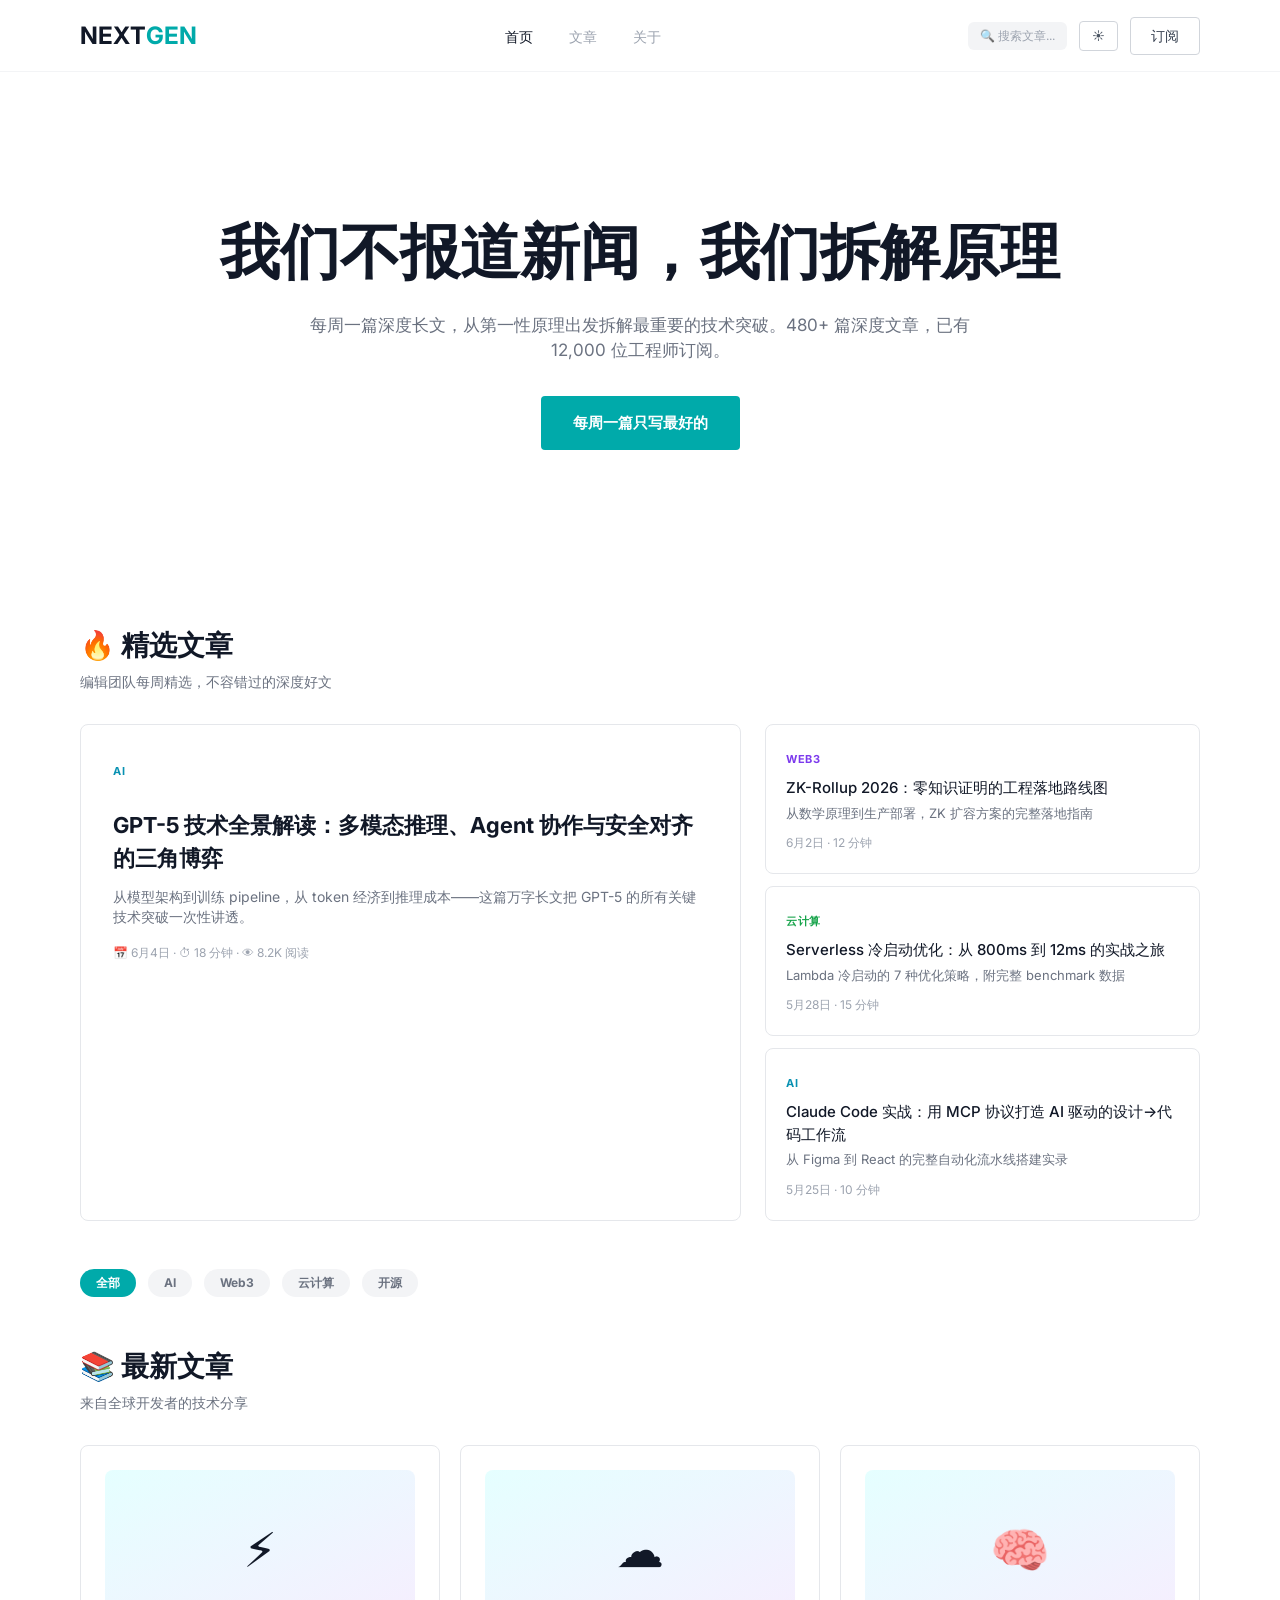
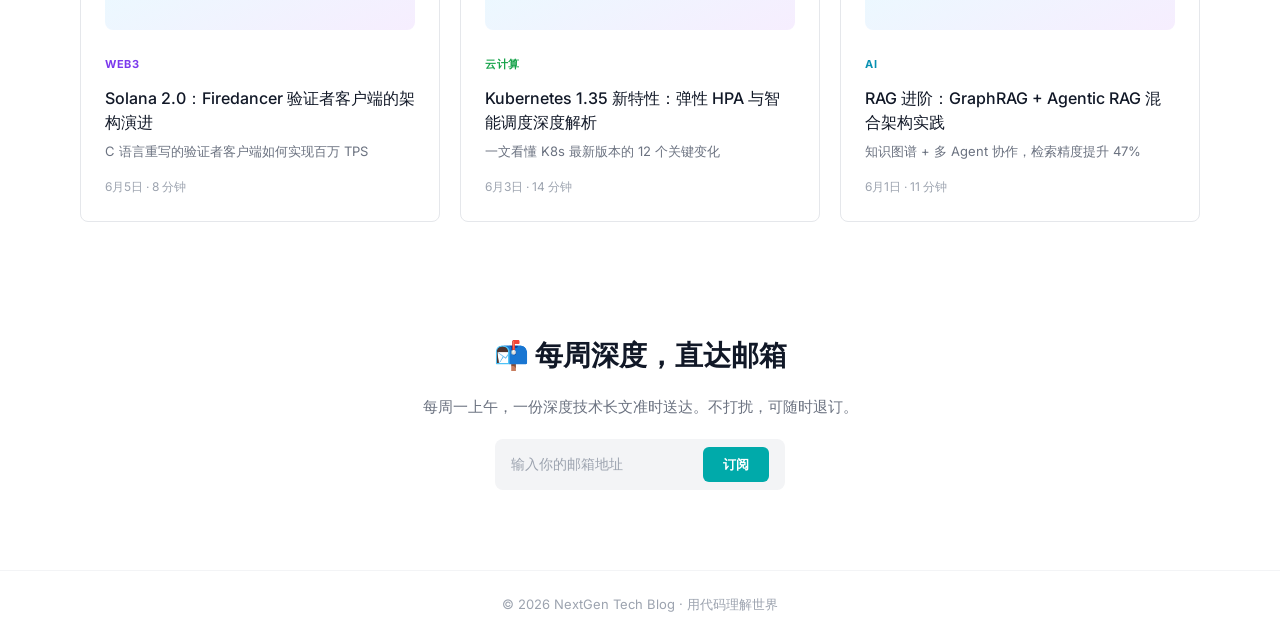
<file: index.html>
<!DOCTYPE html>
<html lang="zh-CN" class="dark">
  <head>
    <meta charset="UTF-8" />
    <meta name="viewport" content="width=device-width, initial-scale=1.0" />
    <title>NextGen — 我们不报道新闻，我们拆解原理</title>
    <meta name="description" content="每周一篇深度长文，从第一性原理出发拆解最重要的技术突破。已有 12,000 位工程师订阅。" />
    <meta property="og:title" content="NextGen — 我们不报道新闻，我们拆解原理" />
    <meta property="og:description" content="每周一篇深度长文，从第一性原理出发拆解最重要的技术突破。" />
    <meta property="og:type" content="website" />
    <meta name="twitter:card" content="summary_large_image" />
    <link rel="preconnect" href="https://fonts.googleapis.com">
    <link rel="preconnect" href="https://fonts.gstatic.com" crossorigin>
    <link href="https://fonts.googleapis.com/css2?family=Inter:wght@400;500;700;900&display=swap" rel="stylesheet">
    <script type="module" crossorigin src="./assets/index-DpX7yE9L.js"></script>
    <link rel="stylesheet" crossorigin href="./assets/index-C3B-mb39.css">
  </head>
  <body>
    <div id="root"></div>
  </body>
</html>
</file>
<file: assets/index-C3B-mb39.css>
*,:before,:after{--tw-border-spacing-x: 0;--tw-border-spacing-y: 0;--tw-translate-x: 0;--tw-translate-y: 0;--tw-rotate: 0;--tw-skew-x: 0;--tw-skew-y: 0;--tw-scale-x: 1;--tw-scale-y: 1;--tw-pan-x: ;--tw-pan-y: ;--tw-pinch-zoom: ;--tw-scroll-snap-strictness: proximity;--tw-gradient-from-position: ;--tw-gradient-via-position: ;--tw-gradient-to-position: ;--tw-ordinal: ;--tw-slashed-zero: ;--tw-numeric-figure: ;--tw-numeric-spacing: ;--tw-numeric-fraction: ;--tw-ring-inset: ;--tw-ring-offset-width: 0px;--tw-ring-offset-color: #fff;--tw-ring-color: rgb(59 130 246 / .5);--tw-ring-offset-shadow: 0 0 #0000;--tw-ring-shadow: 0 0 #0000;--tw-shadow: 0 0 #0000;--tw-shadow-colored: 0 0 #0000;--tw-blur: ;--tw-brightness: ;--tw-contrast: ;--tw-grayscale: ;--tw-hue-rotate: ;--tw-invert: ;--tw-saturate: ;--tw-sepia: ;--tw-drop-shadow: ;--tw-backdrop-blur: ;--tw-backdrop-brightness: ;--tw-backdrop-contrast: ;--tw-backdrop-grayscale: ;--tw-backdrop-hue-rotate: ;--tw-backdrop-invert: ;--tw-backdrop-opacity: ;--tw-backdrop-saturate: ;--tw-backdrop-sepia: ;--tw-contain-size: ;--tw-contain-layout: ;--tw-contain-paint: ;--tw-contain-style: }::backdrop{--tw-border-spacing-x: 0;--tw-border-spacing-y: 0;--tw-translate-x: 0;--tw-translate-y: 0;--tw-rotate: 0;--tw-skew-x: 0;--tw-skew-y: 0;--tw-scale-x: 1;--tw-scale-y: 1;--tw-pan-x: ;--tw-pan-y: ;--tw-pinch-zoom: ;--tw-scroll-snap-strictness: proximity;--tw-gradient-from-position: ;--tw-gradient-via-position: ;--tw-gradient-to-position: ;--tw-ordinal: ;--tw-slashed-zero: ;--tw-numeric-figure: ;--tw-numeric-spacing: ;--tw-numeric-fraction: ;--tw-ring-inset: ;--tw-ring-offset-width: 0px;--tw-ring-offset-color: #fff;--tw-ring-color: rgb(59 130 246 / .5);--tw-ring-offset-shadow: 0 0 #0000;--tw-ring-shadow: 0 0 #0000;--tw-shadow: 0 0 #0000;--tw-shadow-colored: 0 0 #0000;--tw-blur: ;--tw-brightness: ;--tw-contrast: ;--tw-grayscale: ;--tw-hue-rotate: ;--tw-invert: ;--tw-saturate: ;--tw-sepia: ;--tw-drop-shadow: ;--tw-backdrop-blur: ;--tw-backdrop-brightness: ;--tw-backdrop-contrast: ;--tw-backdrop-grayscale: ;--tw-backdrop-hue-rotate: ;--tw-backdrop-invert: ;--tw-backdrop-opacity: ;--tw-backdrop-saturate: ;--tw-backdrop-sepia: ;--tw-contain-size: ;--tw-contain-layout: ;--tw-contain-paint: ;--tw-contain-style: }*,:before,:after{box-sizing:border-box;border-width:0;border-style:solid;border-color:#e5e7eb}:before,:after{--tw-content: ""}html,:host{line-height:1.5;-webkit-text-size-adjust:100%;-moz-tab-size:4;-o-tab-size:4;tab-size:4;font-family:Inter,system-ui,sans-serif;font-feature-settings:normal;font-variation-settings:normal;-webkit-tap-highlight-color:transparent}body{margin:0;line-height:inherit}hr{height:0;color:inherit;border-top-width:1px}abbr:where([title]){-webkit-text-decoration:underline dotted;text-decoration:underline dotted}h1,h2,h3,h4,h5,h6{font-size:inherit;font-weight:inherit}a{color:inherit;text-decoration:inherit}b,strong{font-weight:bolder}code,kbd,samp,pre{font-family:ui-monospace,SFMono-Regular,Menlo,Monaco,Consolas,Liberation Mono,Courier New,monospace;font-feature-settings:normal;font-variation-settings:normal;font-size:1em}small{font-size:80%}sub,sup{font-size:75%;line-height:0;position:relative;vertical-align:baseline}sub{bottom:-.25em}sup{top:-.5em}table{text-indent:0;border-color:inherit;border-collapse:collapse}button,input,optgroup,select,textarea{font-family:inherit;font-feature-settings:inherit;font-variation-settings:inherit;font-size:100%;font-weight:inherit;line-height:inherit;letter-spacing:inherit;color:inherit;margin:0;padding:0}button,select{text-transform:none}button,input:where([type=button]),input:where([type=reset]),input:where([type=submit]){-webkit-appearance:button;background-color:transparent;background-image:none}:-moz-focusring{outline:auto}:-moz-ui-invalid{box-shadow:none}progress{vertical-align:baseline}::-webkit-inner-spin-button,::-webkit-outer-spin-button{height:auto}[type=search]{-webkit-appearance:textfield;outline-offset:-2px}::-webkit-search-decoration{-webkit-appearance:none}::-webkit-file-upload-button{-webkit-appearance:button;font:inherit}summary{display:list-item}blockquote,dl,dd,h1,h2,h3,h4,h5,h6,hr,figure,p,pre{margin:0}fieldset{margin:0;padding:0}legend{padding:0}ol,ul,menu{list-style:none;margin:0;padding:0}dialog{padding:0}textarea{resize:vertical}input::-moz-placeholder,textarea::-moz-placeholder{opacity:1;color:#9ca3af}input::placeholder,textarea::placeholder{opacity:1;color:#9ca3af}button,[role=button]{cursor:pointer}:disabled{cursor:default}img,svg,video,canvas,audio,iframe,embed,object{display:block;vertical-align:middle}img,video{max-width:100%;height:auto}[hidden]:where(:not([hidden=until-found])){display:none}.z-10{z-index:10}.mx-auto{margin-left:auto;margin-right:auto}.mb-1{margin-bottom:.25rem}.mb-1\.5{margin-bottom:.375rem}.mb-12{margin-bottom:3rem}.mb-2{margin-bottom:.5rem}.mb-3{margin-bottom:.75rem}.mb-4{margin-bottom:1rem}.mb-5{margin-bottom:1.25rem}.mb-6{margin-bottom:1.5rem}.mb-8{margin-bottom:2rem}.mt-1{margin-top:.25rem}.mt-1\.5{margin-top:.375rem}.mt-2{margin-top:.5rem}.mt-3{margin-top:.75rem}.mt-7{margin-top:1.75rem}.inline-block{display:inline-block}.flex{display:flex}.grid{display:grid}.hidden{display:none}.h-\[160px\]{height:160px}.h-\[72px\]{height:72px}.min-h-screen{min-height:100vh}.w-\[180px\]{width:180px}.w-\[435px\]{width:435px}.w-full{width:100%}.max-w-\[500px\]{max-width:500px}.max-w-\[693px\]{max-width:693px}.max-w-\[720px\]{max-width:720px}.max-w-\[840px\]{max-width:840px}.max-w-\[892px\]{max-width:892px}.max-w-none{max-width:none}.flex-1{flex:1 1 0%}.cursor-pointer{cursor:pointer}.grid-cols-3{grid-template-columns:repeat(3,minmax(0,1fr))}.flex-col{flex-direction:column}.flex-wrap{flex-wrap:wrap}.items-center{align-items:center}.justify-center{justify-content:center}.justify-between{justify-content:space-between}.gap-0{gap:0px}.gap-3{gap:.75rem}.gap-4{gap:1rem}.gap-5{gap:1.25rem}.gap-6{gap:1.5rem}.gap-8{gap:2rem}.gap-9{gap:2.25rem}.rounded{border-radius:.25rem}.rounded-full{border-radius:9999px}.rounded-lg{border-radius:.5rem}.rounded-md{border-radius:.375rem}.rounded-xl{border-radius:.75rem}.border{border-width:1px}.border-0{border-width:0px}.border-b{border-bottom-width:1px}.border-t{border-top-width:1px}.border-gray-100{--tw-border-opacity: 1;border-color:rgb(243 244 246 / var(--tw-border-opacity, 1))}.border-gray-200{--tw-border-opacity: 1;border-color:rgb(229 231 235 / var(--tw-border-opacity, 1))}.border-gray-300{--tw-border-opacity: 1;border-color:rgb(209 213 219 / var(--tw-border-opacity, 1))}.bg-\[\#00aaaa\]{--tw-bg-opacity: 1;background-color:rgb(0 170 170 / var(--tw-bg-opacity, 1))}.bg-gray-100{--tw-bg-opacity: 1;background-color:rgb(243 244 246 / var(--tw-bg-opacity, 1))}.bg-gray-50{--tw-bg-opacity: 1;background-color:rgb(249 250 251 / var(--tw-bg-opacity, 1))}.bg-transparent{background-color:transparent}.bg-white{--tw-bg-opacity: 1;background-color:rgb(255 255 255 / var(--tw-bg-opacity, 1))}.bg-gradient-to-br{background-image:linear-gradient(to bottom right,var(--tw-gradient-stops))}.from-\[\#0ff\]\/10{--tw-gradient-from: rgb(0 255 255 / .1) var(--tw-gradient-from-position);--tw-gradient-to: rgb(0 255 255 / 0) var(--tw-gradient-to-position);--tw-gradient-stops: var(--tw-gradient-from), var(--tw-gradient-to)}.to-\[\#a855f7\]\/10{--tw-gradient-to: rgb(168 85 247 / .1) var(--tw-gradient-to-position)}.p-5{padding:1.25rem}.p-6{padding:1.5rem}.p-8{padding:2rem}.px-20{padding-left:5rem;padding-right:5rem}.px-3{padding-left:.75rem;padding-right:.75rem}.px-4{padding-left:1rem;padding-right:1rem}.px-5{padding-left:1.25rem;padding-right:1.25rem}.px-8{padding-left:2rem;padding-right:2rem}.py-1\.5{padding-top:.375rem;padding-bottom:.375rem}.py-10{padding-top:2.5rem;padding-bottom:2.5rem}.py-16{padding-top:4rem;padding-bottom:4rem}.py-2{padding-top:.5rem;padding-bottom:.5rem}.py-4{padding-top:1rem;padding-bottom:1rem}.py-6{padding-top:1.5rem;padding-bottom:1.5rem}.py-8{padding-top:2rem;padding-bottom:2rem}.pb-8{padding-bottom:2rem}.text-center{text-align:center}.text-2xl{font-size:1.5rem;line-height:2rem}.text-\[11px\]{font-size:11px}.text-\[13px\]{font-size:13px}.text-\[15px\]{font-size:15px}.text-\[17px\]{font-size:17px}.text-\[22px\]{font-size:22px}.text-\[28px\]{font-size:28px}.text-\[36px\]{font-size:36px}.text-\[48px\]{font-size:48px}.text-\[60px\]{font-size:60px}.text-base{font-size:1rem;line-height:1.5rem}.text-lg{font-size:1.125rem;line-height:1.75rem}.text-sm{font-size:.875rem;line-height:1.25rem}.text-xs{font-size:.75rem;line-height:1rem}.font-bold{font-weight:700}.font-medium{font-weight:500}.uppercase{text-transform:uppercase}.leading-\[1\.85\]{line-height:1.85}.leading-relaxed{line-height:1.625}.leading-tight{line-height:1.25}.tracking-wider{letter-spacing:.05em}.text-\[\#00aaaa\]{--tw-text-opacity: 1;color:rgb(0 170 170 / var(--tw-text-opacity, 1))}.text-\[\#00ffff\]{--tw-text-opacity: 1;color:rgb(0 255 255 / var(--tw-text-opacity, 1))}.text-\[\#0891b2\]{--tw-text-opacity: 1;color:rgb(8 145 178 / var(--tw-text-opacity, 1))}.text-\[\#16a34a\]{--tw-text-opacity: 1;color:rgb(22 163 74 / var(--tw-text-opacity, 1))}.text-\[\#7c3aed\]{--tw-text-opacity: 1;color:rgb(124 58 237 / var(--tw-text-opacity, 1))}.text-gray-400{--tw-text-opacity: 1;color:rgb(156 163 175 / var(--tw-text-opacity, 1))}.text-gray-500{--tw-text-opacity: 1;color:rgb(107 114 128 / var(--tw-text-opacity, 1))}.text-gray-600{--tw-text-opacity: 1;color:rgb(75 85 99 / var(--tw-text-opacity, 1))}.text-gray-700{--tw-text-opacity: 1;color:rgb(55 65 81 / var(--tw-text-opacity, 1))}.text-gray-900{--tw-text-opacity: 1;color:rgb(17 24 39 / var(--tw-text-opacity, 1))}.text-white{--tw-text-opacity: 1;color:rgb(255 255 255 / var(--tw-text-opacity, 1))}.placeholder-gray-400::-moz-placeholder{--tw-placeholder-opacity: 1;color:rgb(156 163 175 / var(--tw-placeholder-opacity, 1))}.placeholder-gray-400::placeholder{--tw-placeholder-opacity: 1;color:rgb(156 163 175 / var(--tw-placeholder-opacity, 1))}.outline-none{outline:2px solid transparent;outline-offset:2px}.transition-all{transition-property:all;transition-timing-function:cubic-bezier(.4,0,.2,1);transition-duration:.15s}.transition-colors{transition-property:color,background-color,border-color,text-decoration-color,fill,stroke;transition-timing-function:cubic-bezier(.4,0,.2,1);transition-duration:.15s}body{margin:0;-webkit-font-smoothing:antialiased;-moz-osx-font-smoothing:grayscale}.hover\:border-\[\#00ffff\]\/30:hover{border-color:#00ffff4d}.hover\:bg-\[\#009999\]:hover{--tw-bg-opacity: 1;background-color:rgb(0 153 153 / var(--tw-bg-opacity, 1))}.hover\:bg-gray-100:hover{--tw-bg-opacity: 1;background-color:rgb(243 244 246 / var(--tw-bg-opacity, 1))}.hover\:bg-gray-200:hover{--tw-bg-opacity: 1;background-color:rgb(229 231 235 / var(--tw-bg-opacity, 1))}.hover\:text-gray-900:hover{--tw-text-opacity: 1;color:rgb(17 24 39 / var(--tw-text-opacity, 1))}.focus-visible\:outline-2:focus-visible{outline-width:2px}.focus-visible\:outline-offset-2:focus-visible{outline-offset:2px}.focus-visible\:outline-offset-4:focus-visible{outline-offset:4px}.focus-visible\:outline-\[\#00ffff\]:focus-visible{outline-color:#0ff}.active\:scale-\[0\.97\]:active{--tw-scale-x: .97;--tw-scale-y: .97;transform:translate(var(--tw-translate-x),var(--tw-translate-y)) rotate(var(--tw-rotate)) skew(var(--tw-skew-x)) skewY(var(--tw-skew-y)) scaleX(var(--tw-scale-x)) scaleY(var(--tw-scale-y))}.active\:bg-\[\#008888\]:active{--tw-bg-opacity: 1;background-color:rgb(0 136 136 / var(--tw-bg-opacity, 1))}@media(min-width:1024px){.lg\:flex{display:flex}.lg\:px-0{padding-left:0;padding-right:0}.lg\:px-20{padding-left:5rem;padding-right:5rem}.lg\:text-\[48px\]{font-size:48px}}@media(prefers-color-scheme:dark){.dark\:border-\[\#1a1a2e\]{--tw-border-opacity: 1;border-color:rgb(26 26 46 / var(--tw-border-opacity, 1))}.dark\:border-gray-600{--tw-border-opacity: 1;border-color:rgb(75 85 99 / var(--tw-border-opacity, 1))}.dark\:border-transparent{border-color:transparent}.dark\:border-white{--tw-border-opacity: 1;border-color:rgb(255 255 255 / var(--tw-border-opacity, 1))}.dark\:bg-\[\#00ffff\]{--tw-bg-opacity: 1;background-color:rgb(0 255 255 / var(--tw-bg-opacity, 1))}.dark\:bg-\[\#0a0a14\]{--tw-bg-opacity: 1;background-color:rgb(10 10 20 / var(--tw-bg-opacity, 1))}.dark\:bg-\[\#1a1a2e\]{--tw-bg-opacity: 1;background-color:rgb(26 26 46 / var(--tw-bg-opacity, 1))}.dark\:from-\[\#0ff\]\/20{--tw-gradient-from: rgb(0 255 255 / .2) var(--tw-gradient-from-position);--tw-gradient-to: rgb(0 255 255 / 0) var(--tw-gradient-to-position);--tw-gradient-stops: var(--tw-gradient-from), var(--tw-gradient-to)}.dark\:to-\[\#a855f7\]\/20{--tw-gradient-to: rgb(168 85 247 / .2) var(--tw-gradient-to-position)}.dark\:text-\[\#00ffff\]{--tw-text-opacity: 1;color:rgb(0 255 255 / var(--tw-text-opacity, 1))}.dark\:text-\[\#0a0a14\]{--tw-text-opacity: 1;color:rgb(10 10 20 / var(--tw-text-opacity, 1))}.dark\:text-\[\#22c55e\]{--tw-text-opacity: 1;color:rgb(34 197 94 / var(--tw-text-opacity, 1))}.dark\:text-\[\#888888\],.dark\:text-\[\#888\]{--tw-text-opacity: 1;color:rgb(136 136 136 / var(--tw-text-opacity, 1))}.dark\:text-\[\#a855f7\]{--tw-text-opacity: 1;color:rgb(168 85 247 / var(--tw-text-opacity, 1))}.dark\:text-\[\#ccc\]{--tw-text-opacity: 1;color:rgb(204 204 204 / var(--tw-text-opacity, 1))}.dark\:text-gray-300{--tw-text-opacity: 1;color:rgb(209 213 219 / var(--tw-text-opacity, 1))}.dark\:text-white{--tw-text-opacity: 1;color:rgb(255 255 255 / var(--tw-text-opacity, 1))}.dark\:placeholder-\[\#888888\]::-moz-placeholder{--tw-placeholder-opacity: 1;color:rgb(136 136 136 / var(--tw-placeholder-opacity, 1))}.dark\:placeholder-\[\#888888\]::placeholder{--tw-placeholder-opacity: 1;color:rgb(136 136 136 / var(--tw-placeholder-opacity, 1))}.dark\:hover\:bg-\[\#00e0e0\]:hover{--tw-bg-opacity: 1;background-color:rgb(0 224 224 / var(--tw-bg-opacity, 1))}.dark\:hover\:bg-\[\#222\]:hover{--tw-bg-opacity: 1;background-color:rgb(34 34 34 / var(--tw-bg-opacity, 1))}.dark\:hover\:bg-gray-800:hover{--tw-bg-opacity: 1;background-color:rgb(31 41 55 / var(--tw-bg-opacity, 1))}.dark\:hover\:bg-white:hover{--tw-bg-opacity: 1;background-color:rgb(255 255 255 / var(--tw-bg-opacity, 1))}.dark\:hover\:text-\[\#0a0a14\]:hover{--tw-text-opacity: 1;color:rgb(10 10 20 / var(--tw-text-opacity, 1))}.dark\:hover\:text-white:hover{--tw-text-opacity: 1;color:rgb(255 255 255 / var(--tw-text-opacity, 1))}.dark\:active\:bg-\[\#00cccc\]:active{--tw-bg-opacity: 1;background-color:rgb(0 204 204 / var(--tw-bg-opacity, 1))}}
</file>
